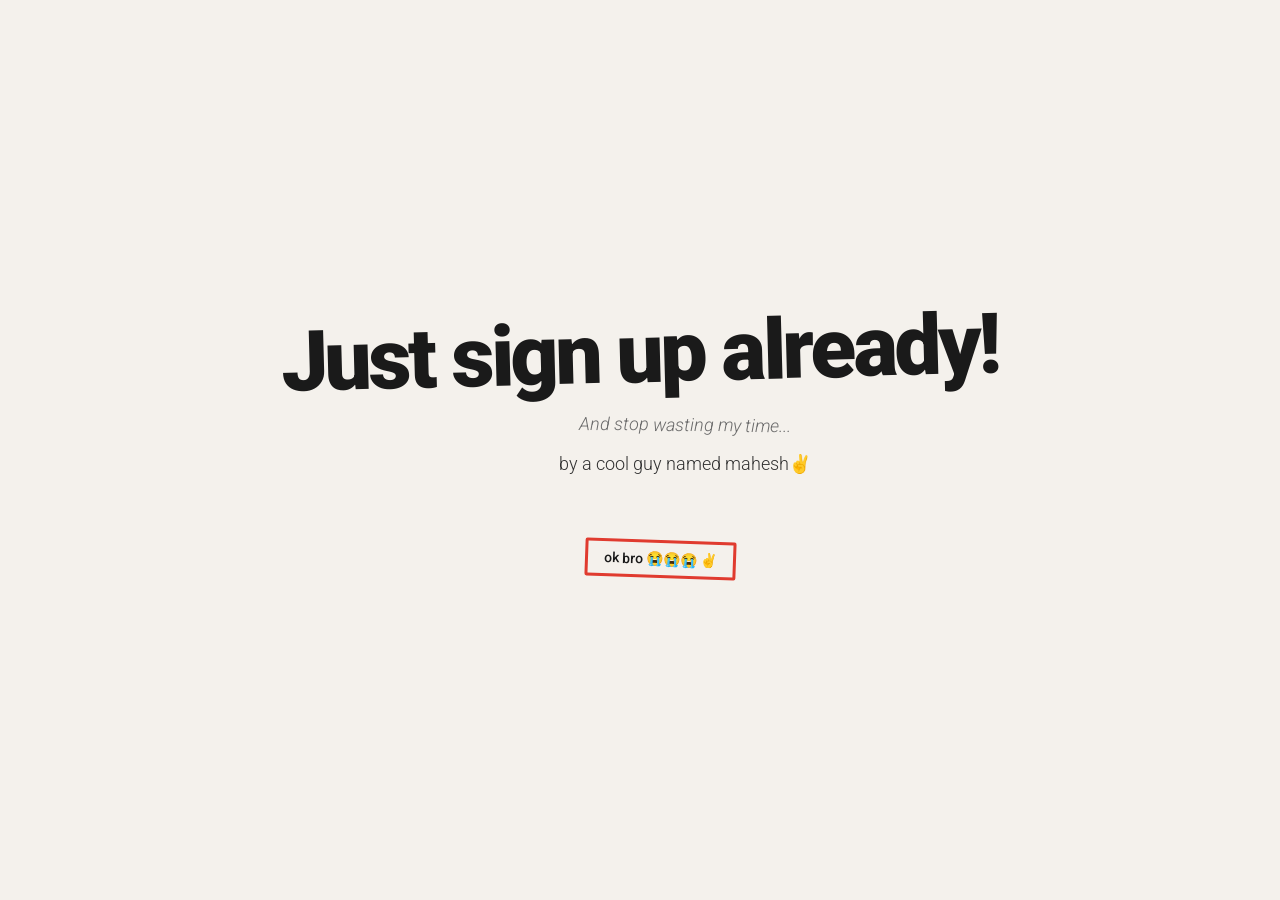
<file: index.html>
<!DOCTYPE html>
<html lang="en">

<head>
    <meta charset="UTF-8">
    <meta name="viewport" content="width=device-width, initial-scale=1.0">
    <title>look ma! i'm a title! :D</title>
    <link rel="stylesheet" href="./style.css">
</head>
<body>
    <div class="Splash">
        <h1>Just sign up already!</h1>
        <h3>And stop wasting my time...</h3>
        <h5>by a cool guy named mahesh✌️</h5>

        <div class="button-container">
            <button onclick="location.href='./pages/justsignupalready.html'">ok bro 😭😭😭 ✌️</button>
        </div>
    </div>
</body>
</html>
</file>
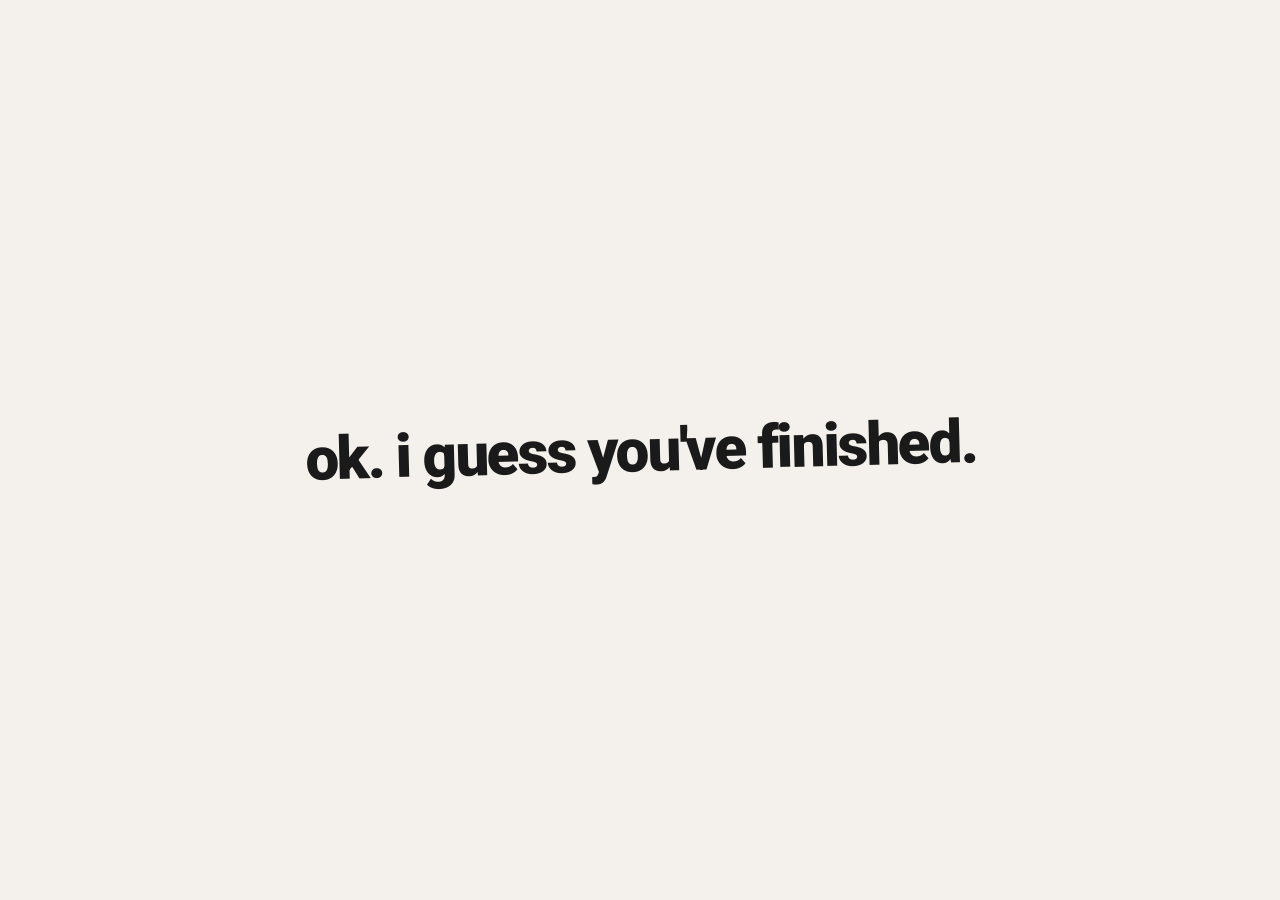
<file: pages/ending.html>
<!DOCTYPE html>
<html lang="en">
<head>
    <meta charset="UTF-8">
    <meta name="viewport" content="width=device-width, initial-scale=1.0">
    <title>you did it...</title>
    <link rel="stylesheet" href="../style.css">
    <link rel="stylesheet" href="./signup.css">
</head>
<body>
    <main class="finish" id="finish">
        <h1 id="line"></h1>
    </main>

    <script>
        let name = '';
        try { name = sessionStorage.getItem('jsuaName') || ''; } catch (e) {}

        const finish = document.getElementById('finish');
        const line = document.getElementById('line');

        line.textContent = name ? `ok ${name}. i guess you've finished.` : "ok. i guess you've finished.";

        setTimeout(() => {
            finish.classList.add('sike');
            line.textContent = 'SIKEEEE';
        }, 2600);

        setTimeout(() => {
            location.href = '../index.html';
        }, 4300);
    </script>
</body>
</html>
</file>
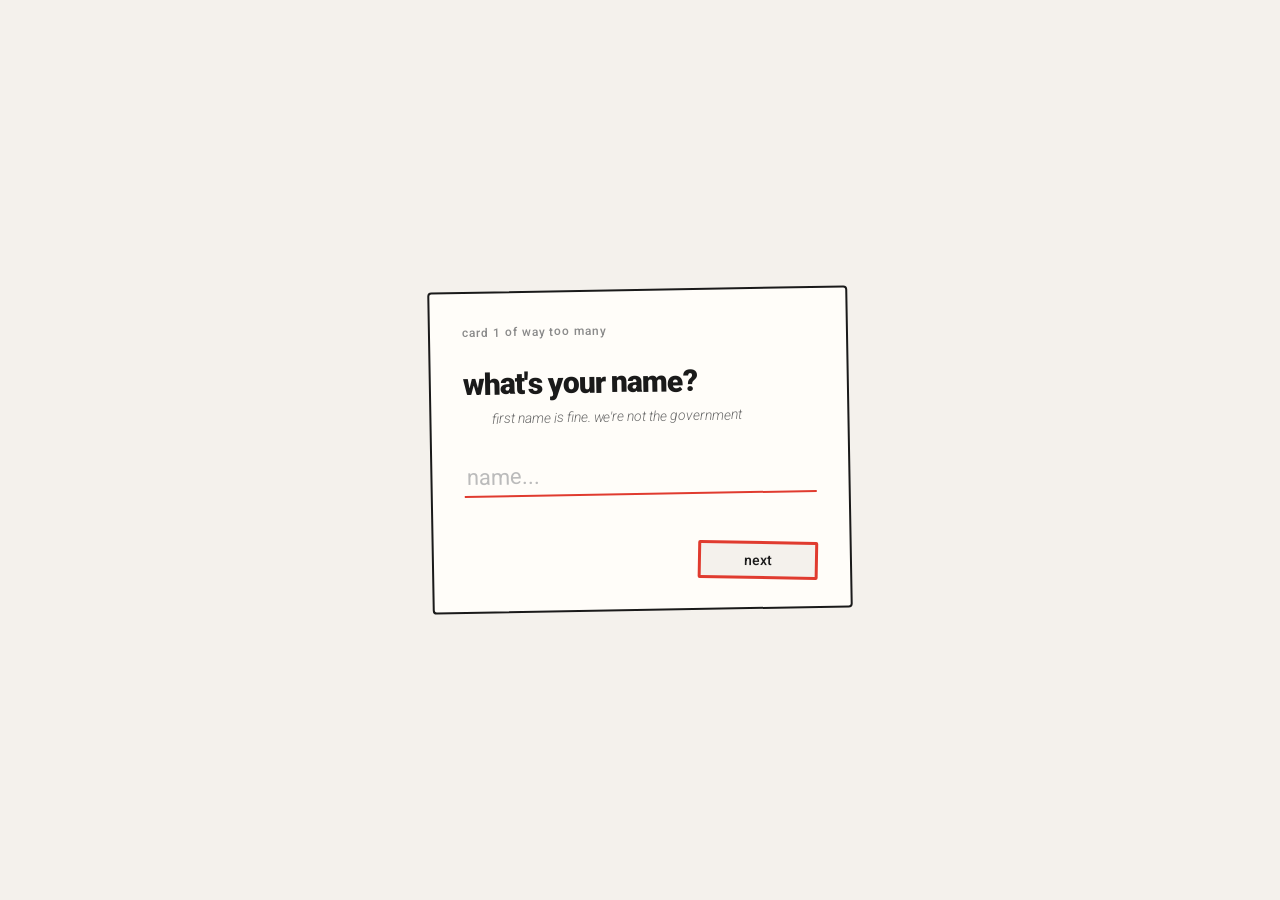
<file: pages/justsignupalready.html>
<!DOCTYPE html>
<html lang="en">
<head>
    <meta charset="UTF-8">
    <meta name="viewport" content="width=device-width, initial-scale=1.0">
    <title>ok fine, sign up</title>
    <link rel="stylesheet" href="../style.css">
    <link rel="stylesheet" href="./signup.css">
</head>
<body>
    <main class="stage">
        <section class="card" id="card" aria-live="polite"></section>
    </main>

    <script>
        const ballMessages = [
            "nope. not that name.",
            "bro. no.",
            "we literally just said no",
            "you're not getting in as ball. ever.",
            "go touch grass and come back with a real name"
        ];

        const sureRounds = [
            ['are you sure?', 'this is your last chance to back out'],
            ['are you really sure?', 'think about it'],
            ['like really really sure?', "we'll wait"],
            ['last chance. sure?', 'we mean it this time'],
            ['ok but are you REALLY sure?', 'okay fine. final one. promise']
        ];

        const alphabetBackwards = 'zyxwvutsrqponmlkjihgfedcba';

        const vibeLabels = ['vibes', 'sort of vibes', 'a bus', 'vibes?', 'traffic light', 'not vibes', 'a hill', 'mid', 'aura'];

        const termsFiller = [
            'the user agrees to be mildly inconvenienced at all times.',
            'we may or may not read what you type.',
            'any resemblance to a good sign up page is a coincidence.',
            'the user waives their right to a normal experience.',
            'cookies are not included. sorry.',
            'we reserve the right to ask one more question.',
            'time spent here will not be refunded.',
            'by scrolling you accept everything below, and above.'
        ];

        const termsTarget = 'the user admits that ball is a perfectly good name.';

        const card = document.getElementById('card');
        let answers = {};
        let current = 0;
        let ballTries = 0;
        let colorTries = 0;
        let sureRound = 0;
        let captchaTries = 0;
        let holdSeconds = 30;
        let busy = false;

        const esc = (s) => s.replace(/[&<>"']/g, (ch) => ({
            '&': '&amp;', '<': '&lt;', '>': '&gt;', '"': '&quot;', "'": '&#39;'
        }[ch]));

        const isBall = (v) => v.toLowerCase().replace(/[^a-z]/g, '') === 'ball';

        const count = (i) => `<p class="count">card ${i + 1} of way too many</p>`;

        const cards = [
            {
                kind: 'text',
                id: 'name',
                q: "what's your name?",
                hint: "first name is fine. we're not the government",
                placeholder: 'name...',
                check(v) {
                    if (!v) return 'type something bro';
                    return null;
                }
            },
            {
                kind: 'text',
                id: 'email',
                q: "what's your email?",
                hint: 'we promise to only email you 400 times a day',
                placeholder: 'you@something.com',
                check(v) {
                    if (!v) return 'type something bro';
                    if (!/^[^\s@]+@[^\s@]+\.[^\s@]+$/.test(v)) return "that doesn't look like an email";
                    return null;
                }
            },
            {
                kind: 'text',
                id: 'username',
                q: 'pick a username',
                hint: 'make it good. or whatever',
                placeholder: 'username...',
                check(v) {
                    if (!v) return 'type something bro';
                    if (v.length < 3) return 'at least 3 characters';
                    if (/\s/.test(v)) return 'no spaces';
                    return null;
                }
            },
            {
                kind: 'text',
                id: 'password',
                inputType: 'password',
                q: 'now a password',
                hint: 'at least 8 characters. nothing crazy',
                placeholder: 'password...',
                check(v) {
                    if (v.length < 8) return 'at least 8 characters';
                    return null;
                }
            },
            {
                kind: 'text',
                id: 'emailConfirm',
                q: 'confirm your email',
                hint: "TYPE IT IN ALL CAPS. we're hard of hearing",
                placeholder: 'YOU@SOMETHING.COM',
                check(v) {
                    if (!v) return 'type something bro';
                    if (v.toLowerCase() !== answers.email.toLowerCase()) return "that's not the email you gave us";
                    if (v !== v.toUpperCase()) return 'LOUDER. we can barely hear you';
                    return null;
                }
            },
            {
                kind: 'text',
                id: 'password',
                inputType: 'password',
                q: (a) => `ok ${a.name}, that password won't cut it`,
                hint: 'we need a stronger one. trust us',
                placeholder: 'new password...',
                check(v) {
                    if (v === answers.password) return "can't be your old password";
                    if (v.length < 8) return 'at least 8 characters';
                    if (!/[A-Z]/.test(v)) return 'needs a capital letter';
                    if (!/\d/.test(v)) return 'needs a number';
                    if (!/[^A-Za-z0-9]/.test(v)) return 'needs a symbol';
                    if (!/[aiou]/i.test(v)) return "needs a vowel that isn't e";
                    return null;
                }
            },
            {
                kind: 'text',
                id: 'color',
                q: "what's your favorite color?",
                hint: 'just curious',
                placeholder: 'color...',
                check(v) {
                    if (!v) return 'type something bro';
                    if (colorTries === 0) {
                        colorTries++;
                        return 'too popular. pick another one';
                    }
                    return null;
                }
            },
            {
                kind: 'text',
                id: 'human',
                q: "prove you're human",
                hint: 'type the alphabet backwards. all 26. no mistakes',
                placeholder: 'zyx...',
                check(v) {
                    const typed = v.toLowerCase().replace(/\s/g, '');
                    if (!typed) return 'type something bro';
                    if (typed === alphabetBackwards) return null;
                    let i = 0;
                    while (i < typed.length && typed[i] === alphabetBackwards[i]) i++;
                    if (i === typed.length) return `keep going. that's only ${typed.length} letters`;
                    return `nope. you messed up at letter ${i + 1}`;
                }
            },
            {
                kind: 'slider',
                id: 'trust',
                q: 'how much do you trust us?',
                hint: 'move it to exactly 73. no numbers, no peeking',
                check(v) {
                    if (v === 73) return null;
                    if (Math.abs(v - 73) <= 3) return 'so close';
                    return v > 73 ? 'too high' : 'too low';
                }
            },
            {
                kind: 'year',
                id: 'birthYear',
                q: 'when were you born?',
                hint: 'click through the years. we start at 1900. we like to be thorough',
                check(v) {
                    if (v === 1900) return "you're not 126 years old";
                    return null;
                }
            },
            {
                kind: 'sure'
            },
            {
                kind: 'hold',
                id: 'serious',
                q: 'ok but are you serious?',
                hint: 'hold the button for 30 seconds. let go and it starts over'
            },
            {
                kind: 'captcha',
                id: 'vibes',
                q: 'select all squares containing vibes',
                hint: "we'll know if you got it wrong"
            },
            {
                kind: 'terms',
                id: 'terms',
                q: 'terms and conditions',
                hint: 'scroll to the bottom. read every word. we will know'
            },
            {
                kind: 'end'
            }
        ];

        function renderCard(i, note) {
            const c = cards[i];
            if (c.kind === 'end') return renderEnd();
            if (c.kind === 'hold') return renderHold(i);
            if (c.kind === 'captcha') return renderCaptcha(i, note);
            if (c.kind === 'terms') return renderTerms(i);
            if (c.kind === 'slider') return renderSlider(i);
            if (c.kind === 'year') return renderYear(i);
            if (c.kind === 'sure') return renderSure(i);
            return renderText(i, note);
        }

        function renderEnd() {
            try { sessionStorage.setItem('jsuaName', answers.name || ''); } catch (e) {}
            location.href = './ending.html';
        }

        function renderText(i, note) {
            const c = cards[i];
            const q = esc(typeof c.q === 'function' ? c.q(answers) : c.q);

            card.innerHTML = `
                ${count(i)}
                <form id="form" autocomplete="off">
                    <h2>${q}</h2>
                    <p class="hint">${c.hint}</p>
                    <input id="field" type="${c.inputType || 'text'}" placeholder="${c.placeholder}" maxlength="60" spellcheck="false" autocomplete="off">
                    <p class="msg" id="msg"></p>
                    <button type="submit">next</button>
                </form>`;

            const form = document.getElementById('form');
            const field = document.getElementById('field');
            const msg = document.getElementById('msg');

            if (note) msg.textContent = note;
            field.focus();
            field.addEventListener('input', () => { msg.textContent = ''; });

            form.addEventListener('submit', (e) => {
                e.preventDefault();
                if (busy) return;
                const value = field.value.trim();

                if (isBall(value)) {
                    ballTries++;
                    shake();
                    if (current === 0) {
                        msg.textContent = ballMessages[Math.min(ballTries - 1, ballMessages.length - 1)];
                        field.select();
                    } else {
                        msg.textContent = 'ball?? we said no. back to the start.';
                        busy = true;
                        setTimeout(restart, 1200);
                    }
                    return;
                }

                const error = c.check(value);
                if (error) {
                    msg.textContent = error;
                    shake();
                    field.select();
                    return;
                }
                answers[c.id] = value;
                go(current + 1);
            });
        }

        function renderSlider(i) {
            const c = cards[i];
            const start = Math.floor(Math.random() * 40);

            card.innerHTML = `
                ${count(i)}
                <form id="form">
                    <h2>${esc(c.q)}</h2>
                    <p class="hint">${c.hint}</p>
                    <input id="field" type="range" min="0" max="100" step="1" value="${start}">
                    <p class="msg" id="msg"></p>
                    <button type="submit">next</button>
                </form>`;

            const form = document.getElementById('form');
            const field = document.getElementById('field');
            const msg = document.getElementById('msg');

            field.focus();
            field.addEventListener('input', () => { msg.textContent = ''; });

            form.addEventListener('submit', (e) => {
                e.preventDefault();
                if (busy) return;
                const error = c.check(Number(field.value));
                if (error) {
                    msg.textContent = error;
                    shake();
                    return;
                }
                answers[c.id] = Number(field.value);
                go(current + 1);
            });
        }

        function renderYear(i) {
            const c = cards[i];
            const max = new Date().getFullYear();
            let year = 1900;

            card.innerHTML = `
                ${count(i)}
                <form id="form">
                    <h2>${esc(c.q)}</h2>
                    <p class="hint">${c.hint}</p>
                    <p class="year" id="year">${year}</p>
                    <p class="msg" id="msg"></p>
                    <div class="row">
                        <button type="button" id="plus">+1 year</button>
                        <button type="submit">that's me</button>
                    </div>
                </form>`;

            const form = document.getElementById('form');
            const plus = document.getElementById('plus');
            const yearEl = document.getElementById('year');
            const msg = document.getElementById('msg');

            plus.focus();
            plus.addEventListener('click', () => {
                if (year >= max) {
                    msg.textContent = "that's the future. you can't go further";
                    return;
                }
                year++;
                yearEl.textContent = year;
                msg.textContent = '';
            });

            form.addEventListener('submit', (e) => {
                e.preventDefault();
                if (busy) return;
                const error = c.check(year);
                if (error) {
                    msg.textContent = error;
                    shake();
                    return;
                }
                answers[c.id] = year;
                go(current + 1);
            });
        }

        function renderSure(i) {
            const [qText, hintText] = sureRounds[sureRound];
            const yesFirst = Math.random() < 0.5;
            const yes = '<button type="button" id="yes">yes</button>';
            const no = '<button type="button" id="no">no</button>';

            card.innerHTML = `
                ${count(i)}
                <h2>${esc(qText)}</h2>
                <p class="hint">${esc(hintText)}</p>
                <p class="msg" id="msg"></p>
                <div class="row">${yesFirst ? yes + no : no + yes}</div>`;

            document.getElementById('yes').addEventListener('click', () => {
                if (busy) return;
                sureRound++;
                if (sureRound >= sureRounds.length) {
                    answers.sure = true;
                    go(current + 1);
                } else {
                    shake();
                    renderSure(i);
                }
            });

            document.getElementById('no').addEventListener('click', () => {
                if (busy) return;
                document.getElementById('msg').textContent = 'that was a no. try again';
                shake();
            });
        }

        function ballReset(msg) {
            ballTries++;
            shake();
            msg.textContent = 'ball?? we said no. back to the start.';
            busy = true;
            setTimeout(restart, 1200);
        }

        function renderHold(i) {
            const c = cards[i];

            card.innerHTML = `
                ${count(i)}
                <h2>${esc(c.q)}</h2>
                <p class="hint">${c.hint}</p>
                <button type="button" class="hold" id="hold"><span class="fill" id="fill"></span><span class="label" id="label">hold me</span></button>
                <p class="msg" id="msg"></p>`;

            const hold = document.getElementById('hold');
            const fill = document.getElementById('fill');
            const label = document.getElementById('label');
            const msg = document.getElementById('msg');
            let startedAt = 0;
            let frame = 0;
            let holding = false;

            const tick = () => {
                const elapsed = (performance.now() - startedAt) / 1000;
                const pct = Math.min(elapsed / holdSeconds, 1);
                fill.style.width = (pct * 100) + '%';
                label.textContent = Math.max(Math.ceil(holdSeconds - elapsed), 0) + 's left';
                if (pct >= 1) {
                    holding = false;
                    answers[c.id] = true;
                    go(current + 1);
                    return;
                }
                frame = requestAnimationFrame(tick);
            };

            const start = () => {
                if (busy || holding) return;
                holding = true;
                msg.textContent = '';
                startedAt = performance.now();
                frame = requestAnimationFrame(tick);
            };

            const stop = () => {
                if (!holding) return;
                holding = false;
                cancelAnimationFrame(frame);
                fill.style.width = '0';
                label.textContent = 'hold me';
                msg.textContent = 'you let go. start over';
                shake();
            };

            hold.addEventListener('pointerdown', (e) => { e.preventDefault(); start(); });
            hold.addEventListener('pointerup', stop);
            hold.addEventListener('pointerleave', stop);
            hold.addEventListener('pointercancel', stop);
            hold.addEventListener('contextmenu', (e) => e.preventDefault());
            hold.addEventListener('blur', stop);
            hold.addEventListener('keydown', (e) => {
                if (e.key === ' ' || e.key === 'Enter') { e.preventDefault(); start(); }
            });
            hold.addEventListener('keyup', (e) => {
                if (e.key === ' ' || e.key === 'Enter') stop();
            });
        }

        function renderCaptcha(i, note) {
            const c = cards[i];
            const labels = vibeLabels.slice();
            for (let n = labels.length - 1; n > 0; n--) {
                const k = Math.floor(Math.random() * (n + 1));
                [labels[n], labels[k]] = [labels[k], labels[n]];
            }

            card.innerHTML = `
                ${count(i)}
                <form id="form">
                    <h2>${esc(c.q)}</h2>
                    <p class="hint">${c.hint}</p>
                    <div class="grid">${labels.map((l) => `<button type="button" class="tile">${esc(l)}</button>`).join('')}</div>
                    <p class="msg" id="msg"></p>
                    <button type="submit">verify</button>
                </form>`;

            const form = document.getElementById('form');
            const msg = document.getElementById('msg');
            if (note) msg.textContent = note;

            form.querySelectorAll('.tile').forEach((tile) => {
                tile.addEventListener('click', () => {
                    tile.classList.toggle('on');
                    msg.textContent = '';
                });
            });

            form.addEventListener('submit', (e) => {
                e.preventDefault();
                if (busy) return;
                if (!form.querySelector('.tile.on')) {
                    msg.textContent = 'select something bro';
                    shake();
                    return;
                }
                captchaTries++;
                if (captchaTries < 3) {
                    shake();
                    renderCaptcha(i, 'wrong vibes. try again');
                    return;
                }
                answers[c.id] = true;
                go(current + 1);
            });
        }

        function renderTerms(i) {
            const c = cards[i];
            let sections = '';
            for (let n = 1; n <= 40; n++) {
                const a = termsFiller[(n * 3) % termsFiller.length];
                const b = termsFiller[(n * 5 + 1) % termsFiller.length];
                sections += `<h4>section ${n}</h4><p>${a} ${b}</p>`;
                if (n === 20) sections += `<p>${termsTarget}</p>`;
            }

            card.innerHTML = `
                ${count(i)}
                <form id="form" autocomplete="off">
                    <h2>${esc(c.q)}</h2>
                    <p class="hint">${c.hint}</p>
                    <div class="terms" id="terms">${sections}</div>
                    <input id="field" type="text" placeholder="scroll to the bottom first..." maxlength="120" spellcheck="false" autocomplete="off" disabled>
                    <p class="msg" id="msg"></p>
                    <button type="submit" id="next" disabled>agree</button>
                </form>`;

            const form = document.getElementById('form');
            const box = document.getElementById('terms');
            const field = document.getElementById('field');
            const msg = document.getElementById('msg');
            const next = document.getElementById('next');
            const norm = (v) => v.toLowerCase().replace(/[^a-z0-9]/g, '');

            box.addEventListener('scroll', () => {
                if (!field.disabled) return;
                if (box.scrollTop + box.clientHeight >= box.scrollHeight - 4) {
                    field.disabled = false;
                    next.disabled = false;
                    field.placeholder = 'retype the sentence from section 20...';
                    msg.textContent = 'ok. now retype the sentence from section 20';
                }
            });

            field.addEventListener('input', () => { msg.textContent = ''; });

            form.addEventListener('submit', (e) => {
                e.preventDefault();
                if (busy || field.disabled) return;
                const value = field.value.trim();
                if (isBall(value)) {
                    ballReset(msg);
                    return;
                }
                if (norm(value) !== norm(termsTarget)) {
                    msg.textContent = "that's not what it says. did you even read it?";
                    shake();
                    return;
                }
                answers[c.id] = true;
                go(current + 1);
            });
        }

        function shake() {
            card.classList.remove('shake');
            void card.offsetWidth;
            card.classList.add('shake');
        }

        function go(to, note) {
            busy = true;
            card.classList.add('leaving');
            setTimeout(() => {
                current = to;
                renderCard(current, note);
                card.classList.remove('leaving');
                card.classList.add('entering');
                busy = false;
                setTimeout(() => card.classList.remove('entering'), 400);
            }, 350);
        }

        function restart() {
            answers = {};
            colorTries = 0;
            sureRound = 0;
            captchaTries = 0;
            go(0, 'told you. ball is not a name.');
        }

        renderCard(current);
    </script>
</body>
</html>
</file>
<file: style.css>
@import url('https://fonts.googleapis.com/css2?family=Roboto:ital,wght@0,100..900;1,100..900&display=swap');

:root {
    --bg: #f4f1ec;
    --ink: #1a1a1a;
    --red: #e03b2f;
}

* {
    box-sizing: border-box;
}

body {
    margin: 0;
    background: var(--bg);
    color: var(--ink);
    font-family: 'Roboto', sans-serif;
}

.Splash {
    min-height: 100vh;
    display: flex;
    flex-direction: column;
    align-items: center;
    justify-content: center;
    padding: 24px;
    font-size: 16px;
    text-align: center;
}

.Splash h1 {
    margin: 0;
    font-size: clamp(40px, 8vw, 84px);
    font-weight: 900;
    letter-spacing: -0.04em;
    line-height: 1;
    transform: rotate(-1.5deg);
}

.Splash h3 {
    margin: 18px 0 0 90px;
    font-weight: 300;
    font-style: italic;
    font-size: 18px;
    color: #6b6b6b;
    transform: rotate(0.8deg);
}

.button-container {
    margin-top: 56px;
    margin-right: -40px;
}

button {
    height: 38px;
    min-width: 120px;
    padding: 5px 16px;
    margin: 10px;
    font-family: 'Roboto', sans-serif;
    font-size: 14px;
    font-weight: 500;
    color: var(--ink);
    background: var(--bg);
    border: 3px solid var(--red);
    border-radius: 2px;
    cursor: pointer;
    transform: rotate(2deg);
    transition: transform 0.15s;
}

button:hover {
    transform: rotate(-3deg) translate(-2px, -2px);
}

button:active {
    transform: rotate(1deg);
}

@media (max-width: 480px) {
    .Splash h3 { margin-left: 30px; }
    .button-container { margin-right: -10px; }
}

.Splash h5 {
    margin: 18px 0 0 90px;
    font-weight: 300;
    font-style: bold;
    font-size: 18px;
    color: #323232;
}
</file>
<file: pages/signup.css>
.stage {
    min-height: 100vh;
    display: flex;
    align-items: center;
    justify-content: center;
    padding: 24px;
    overflow: hidden;
}

.card {
    width: 100%;
    max-width: 420px;
    padding: 32px 32px 28px;
    background: #fffdf9;
    border: 2px solid var(--ink);
    border-radius: 4px;
    transform: rotate(-1deg);
    text-align: left;
}

.count {
    margin: 0 0 28px;
    font-size: 12px;
    font-weight: 500;
    letter-spacing: 0.08em;
    text-transform: lowercase;
    color: #8a8a8a;
}

.card h2 {
    margin: 0;
    font-size: 30px;
    font-weight: 900;
    letter-spacing: -0.03em;
    line-height: 1.1;
}

.hint {
    margin: 10px 0 0 28px;
    font-size: 14px;
    font-weight: 300;
    font-style: italic;
    color: #6b6b6b;
}

input[type="text"] {
    display: block;
    width: 100%;
    margin-top: 32px;
    padding: 6px 2px;
    font-family: 'Roboto', sans-serif;
    font-size: 22px;
    font-weight: 400;
    color: var(--ink);
    background: transparent;
    border: none;
    border-bottom: 2px solid var(--ink);
    border-radius: 0;
    outline: none;
}

input[type="text"]:focus {
    border-bottom-color: var(--red);
}

input[type="text"]::placeholder {
    color: #bbb;
}

.msg {
    min-height: 20px;
    margin: 10px 0 0;
    font-size: 14px;
    font-weight: 500;
    color: var(--red);
}

.card form button {
    margin: 18px 0 0 auto;
    display: block;
}

input[type="range"] {
    display: block;
    width: 100%;
    margin-top: 36px;
    accent-color: var(--red);
    cursor: pointer;
}

.year {
    margin: 28px 0 0;
    font-size: 72px;
    font-weight: 900;
    letter-spacing: -0.04em;
    line-height: 1;
}

.row {
    display: flex;
    align-items: center;
    justify-content: space-between;
    gap: 12px;
    margin-top: 18px;
}

.card .row button,
.card form .row button {
    display: inline-block;
    margin: 0;
}

.card.leaving {
    transform: translateX(-130%) rotate(-14deg);
    opacity: 0;
    transition: transform 0.35s ease-in, opacity 0.35s ease-in;
}

.card.entering {
    animation: dropin 0.4s ease-out;
}

.card.shake {
    animation: shake 0.4s;
}

@keyframes dropin {
    from { transform: translateY(-40px) rotate(4deg); opacity: 0; }
    to   { transform: rotate(-1deg); opacity: 1; }
}

@keyframes shake {
    0%, 100% { transform: rotate(-1deg) translateX(0); }
    20%      { transform: rotate(-2deg) translateX(-10px); }
    40%      { transform: rotate(0deg) translateX(9px); }
    60%      { transform: rotate(-2deg) translateX(-6px); }
    80%      { transform: rotate(-1deg) translateX(4px); }
}

@media (prefers-reduced-motion: reduce) {
    .card.shake, .card.entering { animation: none; }
}

@media (max-width: 480px) {
    .card { padding: 24px 22px 22px; }
    .card h2 { font-size: 26px; }
}

.hold {
    position: relative;
    display: block;
    width: 100%;
    height: 58px;
    margin: 30px 0 0;
    padding: 0;
    overflow: hidden;
    font-size: 15px;
    cursor: pointer;
    user-select: none;
    touch-action: none;
    transform: rotate(-0.5deg);
}

.hold:hover,
.hold:active {
    transform: rotate(-0.5deg);
}

.hold .fill {
    position: absolute;
    top: 0;
    bottom: 0;
    left: 0;
    width: 0;
    background: #f3c9c4;
}

.hold .label {
    position: relative;
}

.grid {
    display: grid;
    grid-template-columns: repeat(3, 1fr);
    gap: 8px;
    margin-top: 24px;
}

.tile {
    min-width: 0;
    height: 72px;
    margin: 0;
    padding: 4px;
    font-size: 13px;
    font-weight: 400;
    background: #fffdf9;
    border: 2px solid var(--ink);
    transform: none;
}

.tile:hover,
.tile:active {
    transform: none;
}

.tile.on {
    background: #fbe3e0;
    border-color: var(--red);
}

.terms {
    height: 170px;
    margin-top: 22px;
    padding: 4px 12px 12px;
    overflow-y: auto;
    font-size: 13px;
    line-height: 1.5;
    color: #444;
    background: #fffdf9;
    border: 2px solid var(--ink);
}

.terms h4 {
    margin: 14px 0 4px;
    font-size: 13px;
    color: var(--ink);
}

.terms p {
    margin: 0;
}

input[type="text"]:disabled {
    cursor: not-allowed;
}

.card form button:disabled {
    opacity: 0.4;
    cursor: not-allowed;
}

.finish {
    min-height: 100vh;
    display: flex;
    align-items: center;
    justify-content: center;
    padding: 24px;
    text-align: center;
}

.finish h1 {
    margin: 0;
    font-size: clamp(30px, 6vw, 60px);
    font-weight: 900;
    letter-spacing: -0.04em;
    line-height: 1.05;
    transform: rotate(-1.5deg);
    animation: fadein 0.6s ease-out;
}

.finish.sike h1 {
    font-size: clamp(56px, 17vw, 190px);
    color: var(--red);
    transform: rotate(-4deg);
    animation: pop 0.35s ease-out;
}

@keyframes fadein {
    from { opacity: 0; }
    to   { opacity: 1; }
}

@keyframes pop {
    from { transform: scale(0.3) rotate(10deg); opacity: 0; }
    to   { transform: scale(1) rotate(-4deg); opacity: 1; }
}
</file>
